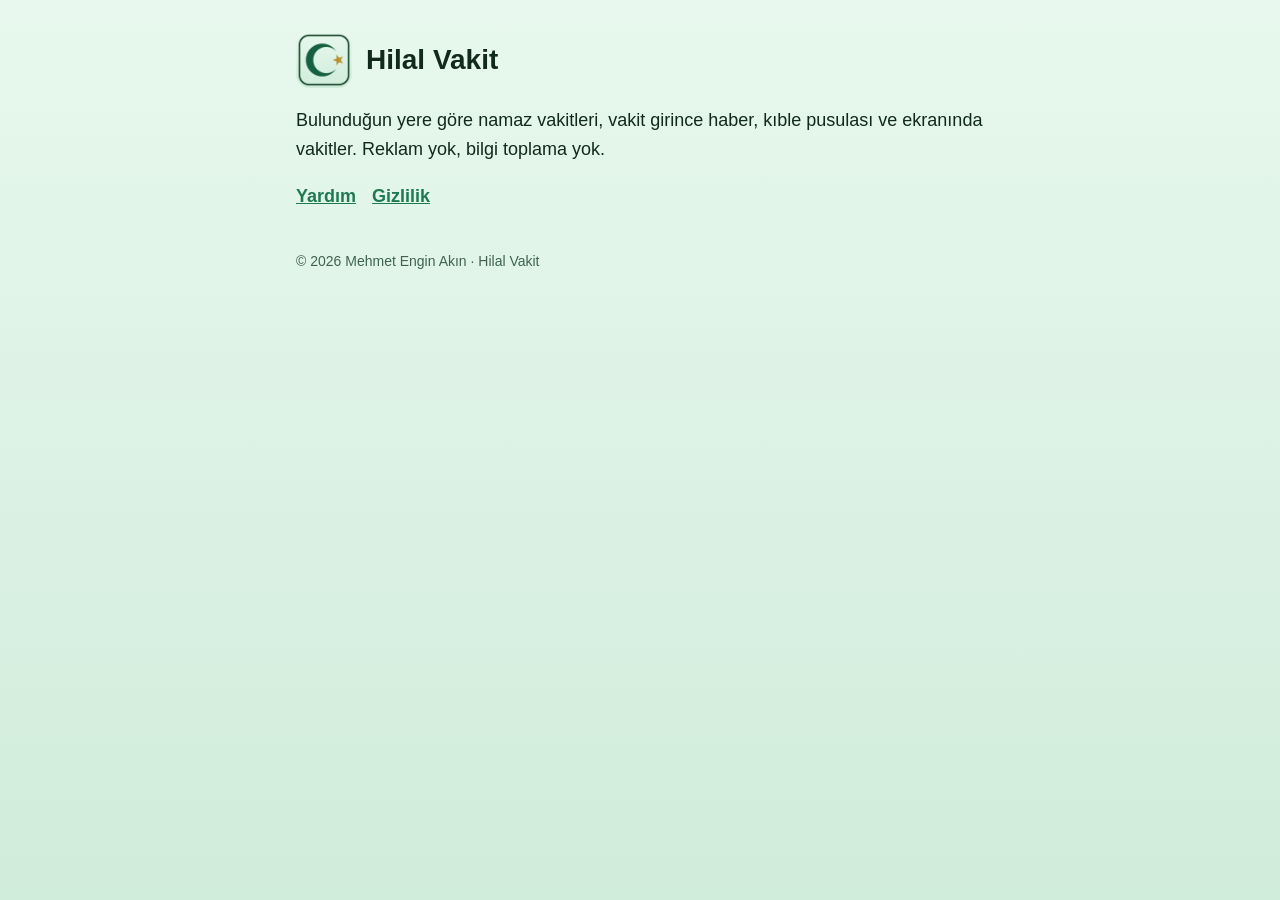
<file: index.html>
<!doctype html>
<html lang="tr">
<head>
<meta charset="utf-8">
<meta name="viewport" content="width=device-width,initial-scale=1">
<title>Hilal Vakit</title>
<link rel="stylesheet" href="style.css">
</head>
<body>
<main>
<header><img src="icon.png" alt=""><h1>Hilal Vakit</h1></header>
<p>Bulunduğun yere göre namaz vakitleri, vakit girince haber, kıble pusulası ve ekranında vakitler. Reklam yok, bilgi toplama yok.</p>
<nav><a href="destek.html">Yardım</a><a href="gizlilik.html">Gizlilik</a></nav>
<footer>© 2026 Mehmet Engin Akın · Hilal Vakit</footer>
</main>
</body>
</html>
</file>
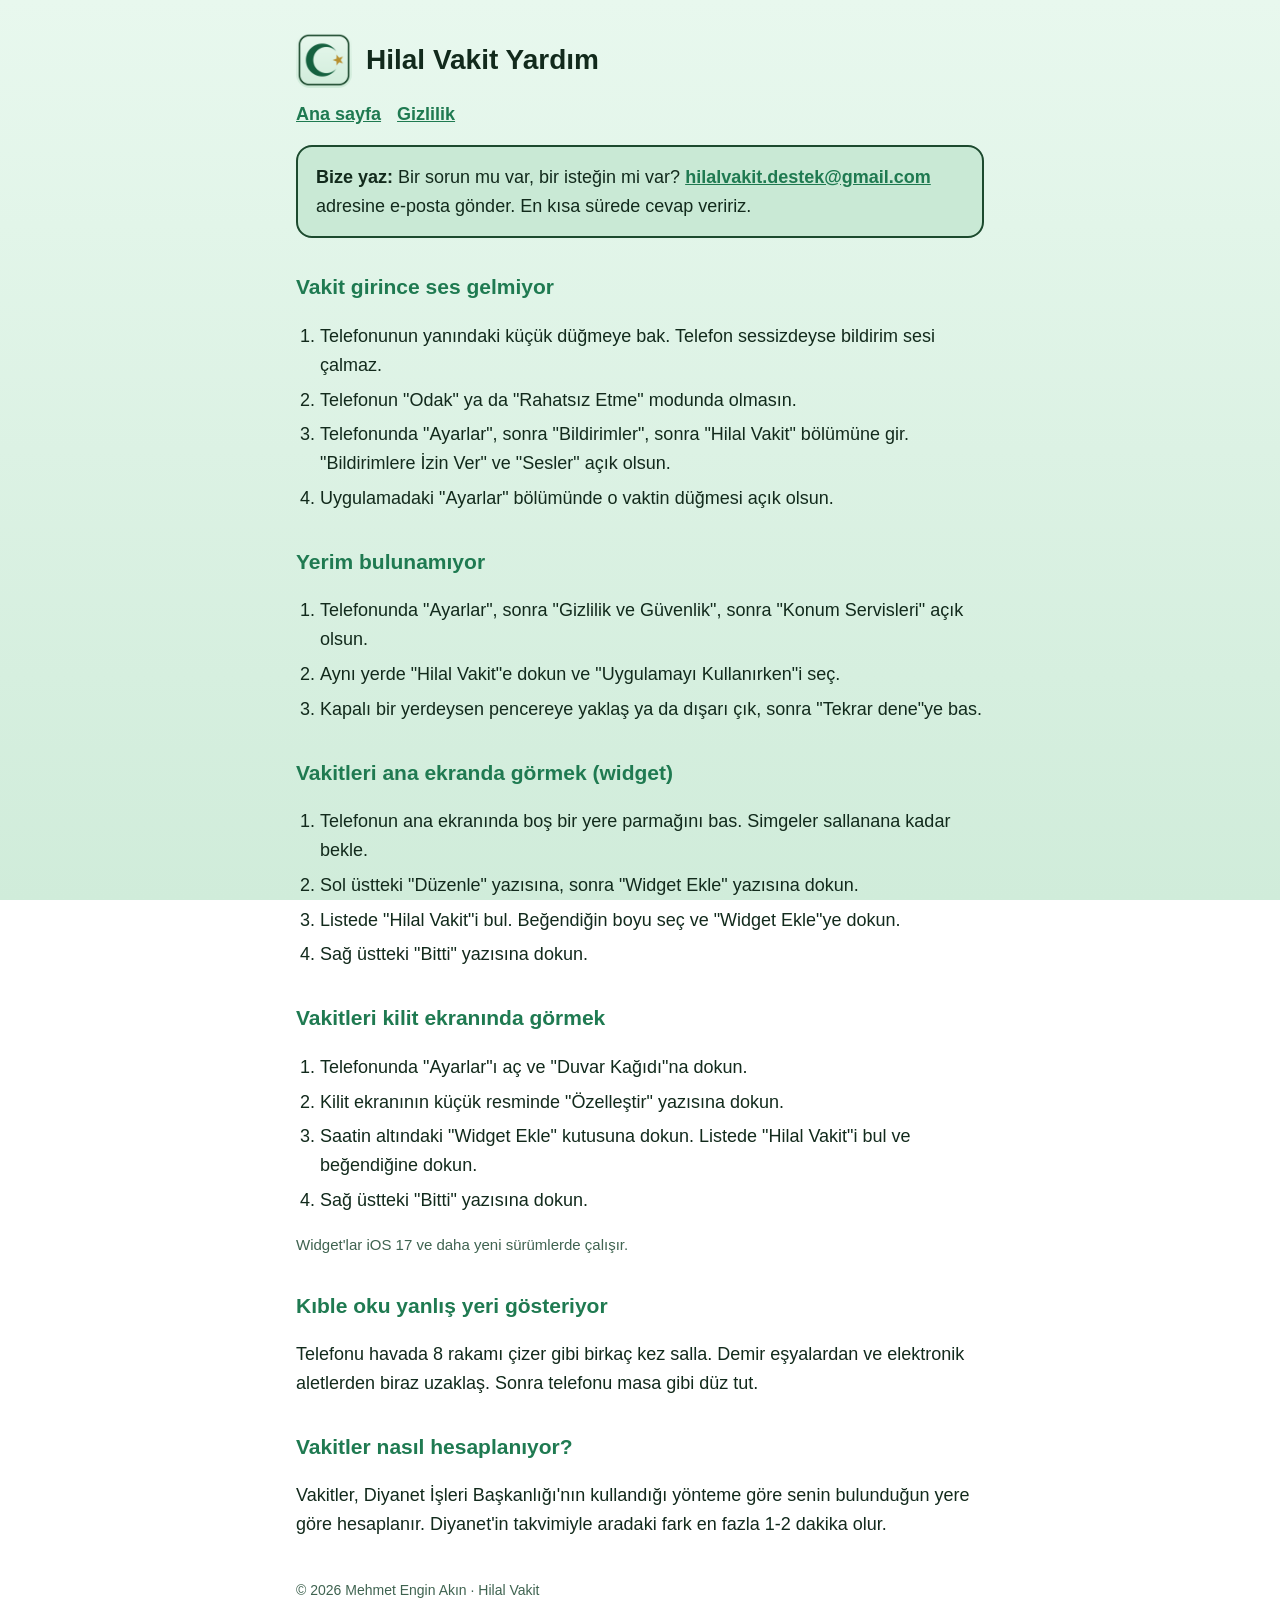
<file: destek.html>
<!doctype html>
<html lang="tr">
<head>
<meta charset="utf-8">
<meta name="viewport" content="width=device-width,initial-scale=1">
<title>Yardım — Hilal Vakit</title>
<link rel="stylesheet" href="style.css">
</head>
<body>
<main>
<header><img src="icon.png" alt=""><h1>Hilal Vakit Yardım</h1></header>
<nav><a href="index.html">Ana sayfa</a><a href="gizlilik.html">Gizlilik</a></nav>

<div class="card"><strong>Bize yaz:</strong> Bir sorun mu var, bir isteğin mi var? <a href="mailto:hilalvakit.destek@gmail.com">hilalvakit.destek@gmail.com</a> adresine e-posta gönder. En kısa sürede cevap veririz.</div>

<h2>Vakit girince ses gelmiyor</h2>
<ol>
<li>Telefonunun yanındaki küçük düğmeye bak. Telefon sessizdeyse bildirim sesi çalmaz.</li>
<li>Telefonun "Odak" ya da "Rahatsız Etme" modunda olmasın.</li>
<li>Telefonunda "Ayarlar", sonra "Bildirimler", sonra "Hilal Vakit" bölümüne gir. "Bildirimlere İzin Ver" ve "Sesler" açık olsun.</li>
<li>Uygulamadaki "Ayarlar" bölümünde o vaktin düğmesi açık olsun.</li>
</ol>

<h2>Yerim bulunamıyor</h2>
<ol>
<li>Telefonunda "Ayarlar", sonra "Gizlilik ve Güvenlik", sonra "Konum Servisleri" açık olsun.</li>
<li>Aynı yerde "Hilal Vakit"e dokun ve "Uygulamayı Kullanırken"i seç.</li>
<li>Kapalı bir yerdeysen pencereye yaklaş ya da dışarı çık, sonra "Tekrar dene"ye bas.</li>
</ol>

<h2>Vakitleri ana ekranda görmek (widget)</h2>
<ol>
<li>Telefonun ana ekranında boş bir yere parmağını bas. Simgeler sallanana kadar bekle.</li>
<li>Sol üstteki "Düzenle" yazısına, sonra "Widget Ekle" yazısına dokun.</li>
<li>Listede "Hilal Vakit"i bul. Beğendiğin boyu seç ve "Widget Ekle"ye dokun.</li>
<li>Sağ üstteki "Bitti" yazısına dokun.</li>
</ol>

<h2>Vakitleri kilit ekranında görmek</h2>
<ol>
<li>Telefonunda "Ayarlar"ı aç ve "Duvar Kağıdı"na dokun.</li>
<li>Kilit ekranının küçük resminde "Özelleştir" yazısına dokun.</li>
<li>Saatin altındaki "Widget Ekle" kutusuna dokun. Listede "Hilal Vakit"i bul ve beğendiğine dokun.</li>
<li>Sağ üstteki "Bitti" yazısına dokun.</li>
</ol>
<p class="muted">Widget'lar iOS 17 ve daha yeni sürümlerde çalışır.</p>

<h2>Kıble oku yanlış yeri gösteriyor</h2>
<p>Telefonu havada 8 rakamı çizer gibi birkaç kez salla. Demir eşyalardan ve elektronik aletlerden biraz uzaklaş. Sonra telefonu masa gibi düz tut.</p>

<h2>Vakitler nasıl hesaplanıyor?</h2>
<p>Vakitler, Diyanet İşleri Başkanlığı'nın kullandığı yönteme göre senin bulunduğun yere göre hesaplanır. Diyanet'in takvimiyle aradaki fark en fazla 1-2 dakika olur.</p>

<footer>© 2026 Mehmet Engin Akın · Hilal Vakit</footer>
</main>
</body>
</html>
</file>
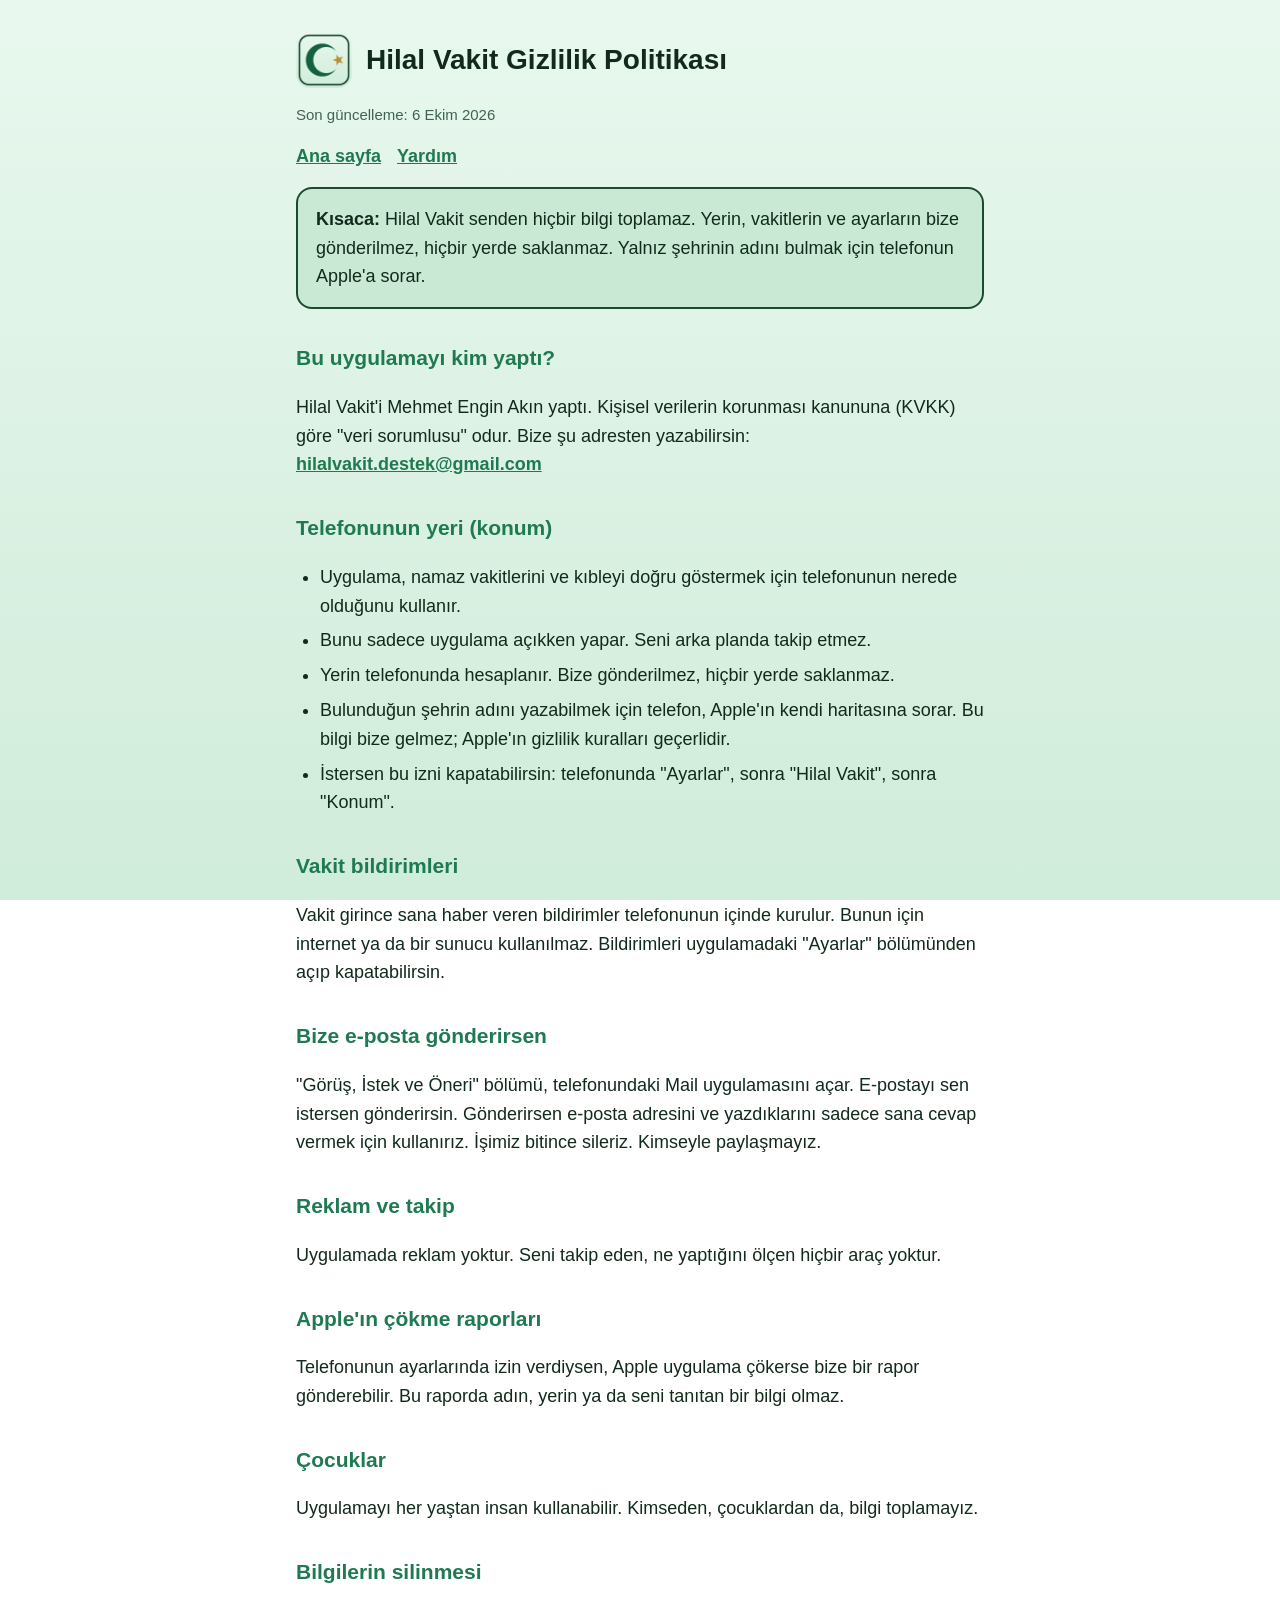
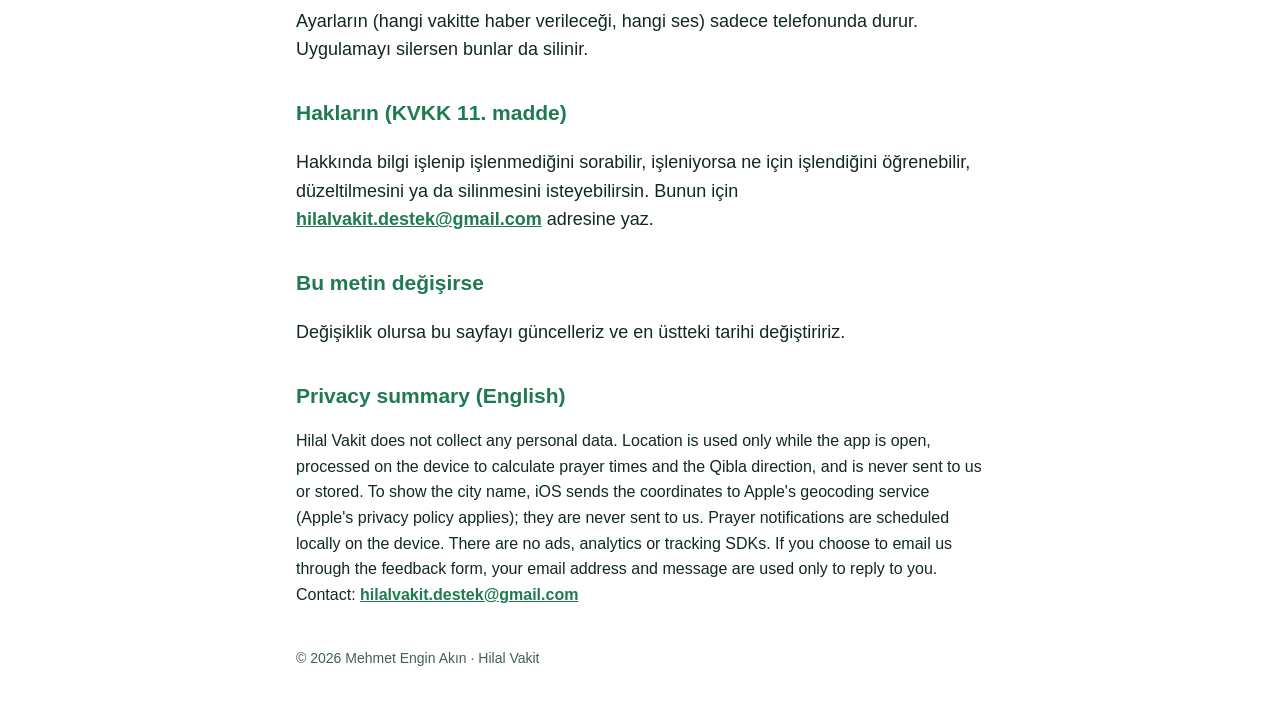
<file: gizlilik.html>
<!doctype html>
<html lang="tr">
<head>
<meta charset="utf-8">
<meta name="viewport" content="width=device-width,initial-scale=1">
<title>Gizlilik — Hilal Vakit</title>
<link rel="stylesheet" href="style.css">
</head>
<body>
<main>
<header><img src="icon.png" alt=""><h1>Hilal Vakit Gizlilik Politikası</h1></header>
<p class="muted">Son güncelleme: 6 Ekim 2026</p>
<nav><a href="index.html">Ana sayfa</a><a href="destek.html">Yardım</a></nav>

<div class="card"><strong>Kısaca:</strong> Hilal Vakit senden hiçbir bilgi toplamaz. Yerin, vakitlerin ve ayarların bize gönderilmez, hiçbir yerde saklanmaz. Yalnız şehrinin adını bulmak için telefonun Apple'a sorar.</div>

<h2>Bu uygulamayı kim yaptı?</h2>
<p>Hilal Vakit'i Mehmet Engin Akın yaptı. Kişisel verilerin korunması kanununa (KVKK) göre "veri sorumlusu" odur. Bize şu adresten yazabilirsin: <a href="mailto:hilalvakit.destek@gmail.com">hilalvakit.destek@gmail.com</a></p>

<h2>Telefonunun yeri (konum)</h2>
<ul>
<li>Uygulama, namaz vakitlerini ve kıbleyi doğru göstermek için telefonunun nerede olduğunu kullanır.</li>
<li>Bunu sadece uygulama açıkken yapar. Seni arka planda takip etmez.</li>
<li>Yerin telefonunda hesaplanır. Bize gönderilmez, hiçbir yerde saklanmaz.</li>
<li>Bulunduğun şehrin adını yazabilmek için telefon, Apple'ın kendi haritasına sorar. Bu bilgi bize gelmez; Apple'ın gizlilik kuralları geçerlidir.</li>
<li>İstersen bu izni kapatabilirsin: telefonunda "Ayarlar", sonra "Hilal Vakit", sonra "Konum".</li>
</ul>

<h2>Vakit bildirimleri</h2>
<p>Vakit girince sana haber veren bildirimler telefonunun içinde kurulur. Bunun için internet ya da bir sunucu kullanılmaz. Bildirimleri uygulamadaki "Ayarlar" bölümünden açıp kapatabilirsin.</p>

<h2>Bize e-posta gönderirsen</h2>
<p>"Görüş, İstek ve Öneri" bölümü, telefonundaki Mail uygulamasını açar. E-postayı sen istersen gönderirsin. Gönderirsen e-posta adresini ve yazdıklarını sadece sana cevap vermek için kullanırız. İşimiz bitince sileriz. Kimseyle paylaşmayız.</p>

<h2>Reklam ve takip</h2>
<p>Uygulamada reklam yoktur. Seni takip eden, ne yaptığını ölçen hiçbir araç yoktur.</p>

<h2>Apple'ın çökme raporları</h2>
<p>Telefonunun ayarlarında izin verdiysen, Apple uygulama çökerse bize bir rapor gönderebilir. Bu raporda adın, yerin ya da seni tanıtan bir bilgi olmaz.</p>

<h2>Çocuklar</h2>
<p>Uygulamayı her yaştan insan kullanabilir. Kimseden, çocuklardan da, bilgi toplamayız.</p>

<h2>Bilgilerin silinmesi</h2>
<p>Ayarların (hangi vakitte haber verileceği, hangi ses) sadece telefonunda durur. Uygulamayı silersen bunlar da silinir.</p>

<h2>Hakların (KVKK 11. madde)</h2>
<p>Hakkında bilgi işlenip işlenmediğini sorabilir, işleniyorsa ne için işlendiğini öğrenebilir, düzeltilmesini ya da silinmesini isteyebilirsin. Bunun için <a href="mailto:hilalvakit.destek@gmail.com">hilalvakit.destek@gmail.com</a> adresine yaz.</p>

<h2>Bu metin değişirse</h2>
<p>Değişiklik olursa bu sayfayı güncelleriz ve en üstteki tarihi değiştiririz.</p>

<h2 lang="en">Privacy summary (English)</h2>
<p class="en" lang="en">Hilal Vakit does not collect any personal data. Location is used only while the app is open, processed on the device to calculate prayer times and the Qibla direction, and is never sent to us or stored. To show the city name, iOS sends the coordinates to Apple's geocoding service (Apple's privacy policy applies); they are never sent to us. Prayer notifications are scheduled locally on the device. There are no ads, analytics or tracking SDKs. If you choose to email us through the feedback form, your email address and message are used only to reply to you. Contact: <a href="mailto:hilalvakit.destek@gmail.com">hilalvakit.destek@gmail.com</a></p>

<footer>© 2026 Mehmet Engin Akın · Hilal Vakit</footer>
</main>
</body>
</html>
</file>
<file: style.css>
:root{--bg1:#E8F8EE;--bg2:#D0ECDA;--card:#C9E9D5;--t1:#122A1C;--t2:#3F6350;--ac:#1F7A51;--frame:#1C4A2E}
@media (prefers-color-scheme:dark){:root{--bg1:#245939;--bg2:#102A1B;--card:#173824;--t1:#EEF7F1;--t2:#A9C9B4;--ac:#8ED6AC;--frame:#7ED9A8}}
*{box-sizing:border-box}
body{margin:0;min-height:100vh;background:linear-gradient(180deg,var(--bg1),var(--bg2)) fixed;color:var(--t1);
 font-family:-apple-system,BlinkMacSystemFont,"Segoe UI",Roboto,Arial,sans-serif;font-size:18px;line-height:1.6}
main{max-width:720px;margin:0 auto;padding:32px 16px 56px}
header{display:flex;align-items:center;gap:14px;margin-bottom:8px}
header img{width:56px;height:56px;border-radius:14px}
h1{font-size:28px;margin:0}
h2{font-size:21px;margin:32px 0 8px;color:var(--ac)}
.muted{color:var(--t2);font-size:15px}
.card{background:var(--card);border:2px solid var(--frame);border-radius:16px;padding:16px 18px;margin:16px 0}
a{color:var(--ac);font-weight:600}
nav{display:flex;gap:16px;flex-wrap:wrap;margin:12px 0 4px}
ol,ul{padding-left:24px}
li{margin:6px 0}
footer{margin-top:40px;font-size:14px;color:var(--t2)}
.en{font-size:16px}
</file>
